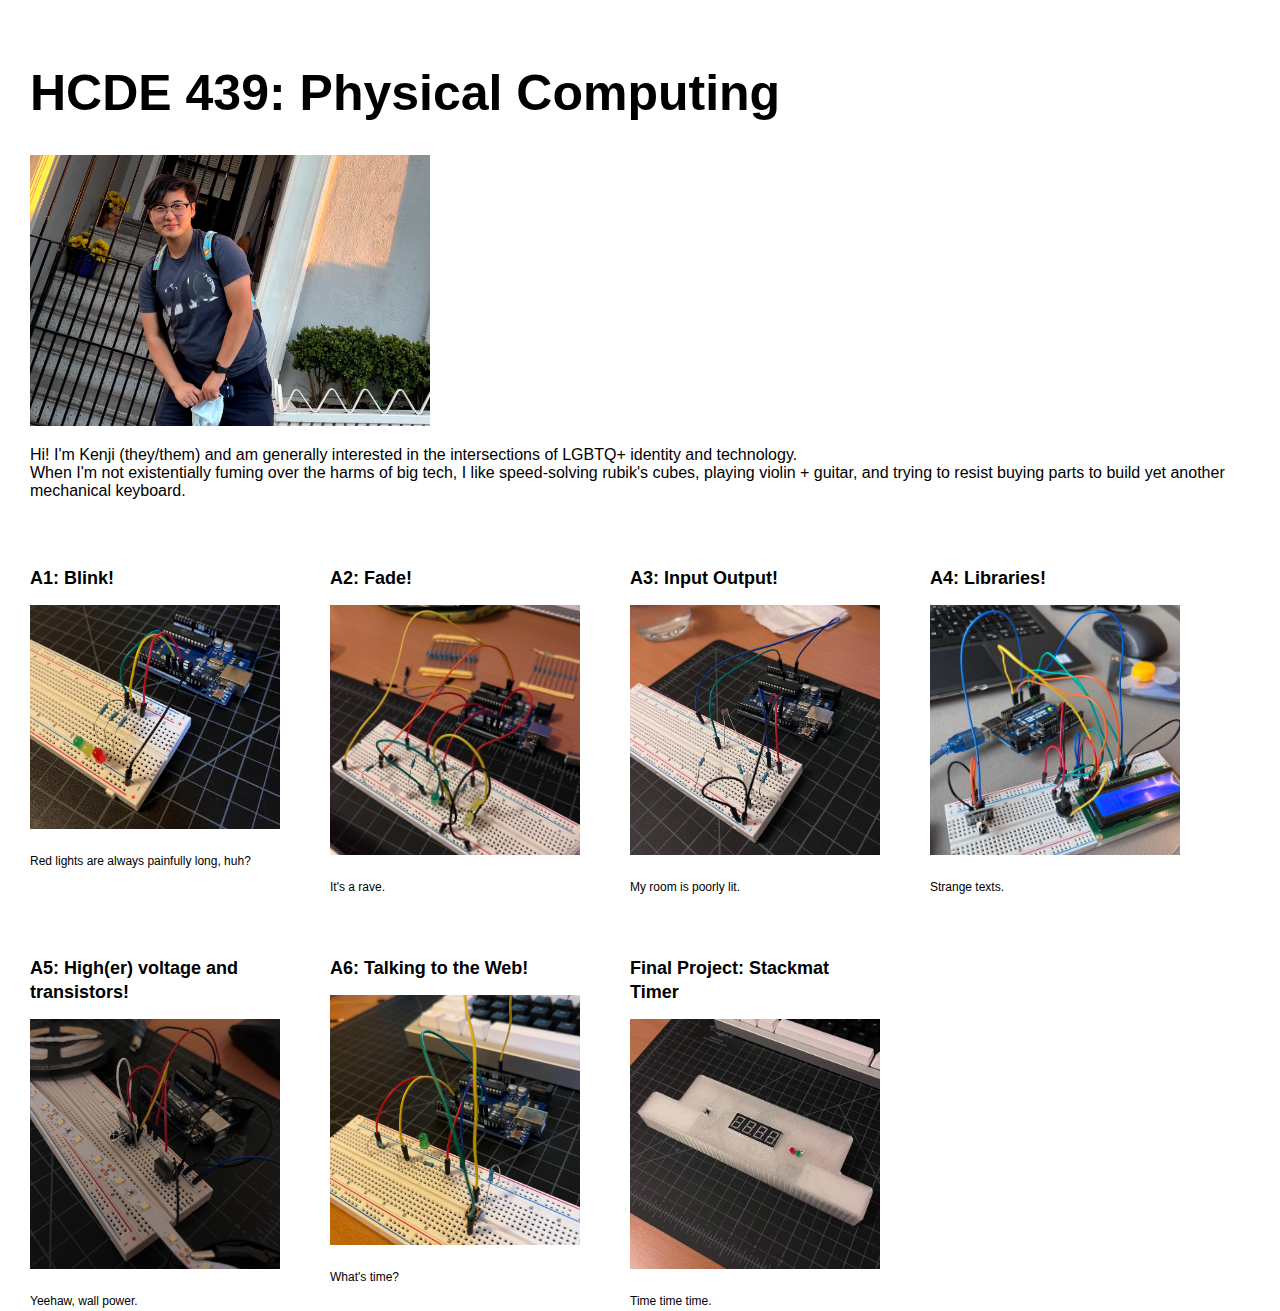
<file: index.html>
<!DOCTYPE html>
<html>
    <head>
        <meta charset="utf-8">
        <meta name="viewport" content="width=device-width, maximum-scale=1.0" />

        <title>HCDE 439: Physical Computing</title>

        <link href="style.css" media="screen" rel="stylesheet" type="text/css" />

    </head>
    <body>

      <div class="header">
          <h1>HCDE 439: Physical Computing</h1>
          <p>
          <img src="me.PNG" width=400></a>
          </p>
          <p>
          Hi! I'm Kenji (they/them) and am generally interested in the intersections of LGBTQ+ identity and technology. <br>
          When I'm not existentially fuming over the harms of big tech, I like speed-solving rubik's cubes, playing violin + guitar,
          and trying to resist buying parts to build yet another mechanical keyboard.
          </p>
      </div>
      <div class="assignments">

        <div class="assignment">
          <a href="assignment1.html"><h2>A1: Blink!</h2>
              <img src="a1/circuit.jpg" width=250></a>
            <p>
          	   Red lights are always painfully long, huh?
            </p>
        </div>

        <div class="assignment">
          <a href="assignment2.html"><h2>A2: Fade!</h2>
              <img src="a2/circuit.jpg" width=250></a>
            <p>
              It's a rave.
            </p>
        </div>

        <div class="assignment">
          <a href="assignment3.html"><h2>A3: Input Output!</h2>
            <img src="a3/circuit.jpg" width=250></a>
          <p>
            My room is poorly lit.
          </p>
        </div>

        <div class="assignment">
          <a href="assignment4.html"><h2>A4: Libraries!</h2>
            <img src="a4/circuit.jpg" width=250></a>
          <p>
            Strange texts.
          </p>
        </div>

        <div class="assignment">
          <a href="assignment5.html"><h2>A5: High(er) voltage and transistors!</h2>
            <img src="a5/circuit.jpg" width=250></a>
          <p>
            Yeehaw, wall power.
          </p>
        </div>

        <div class="assignment">
          <a href="assignment6.html"><h2>A6: Talking to the Web!</h2>
            <img src="a6/circuit.jpg" width=250></a>
          <p>
            What's time?
          </p>
        </div>
        <div class="assignment">
          <a href="final_project.html"><h2>Final Project: Stackmat Timer</h2>
            <img src="final/angle.jpg" width=250></a>
          <p>
            Time time time.
          </p>
        </div>
    </div>
  </body>
</html>
</file>
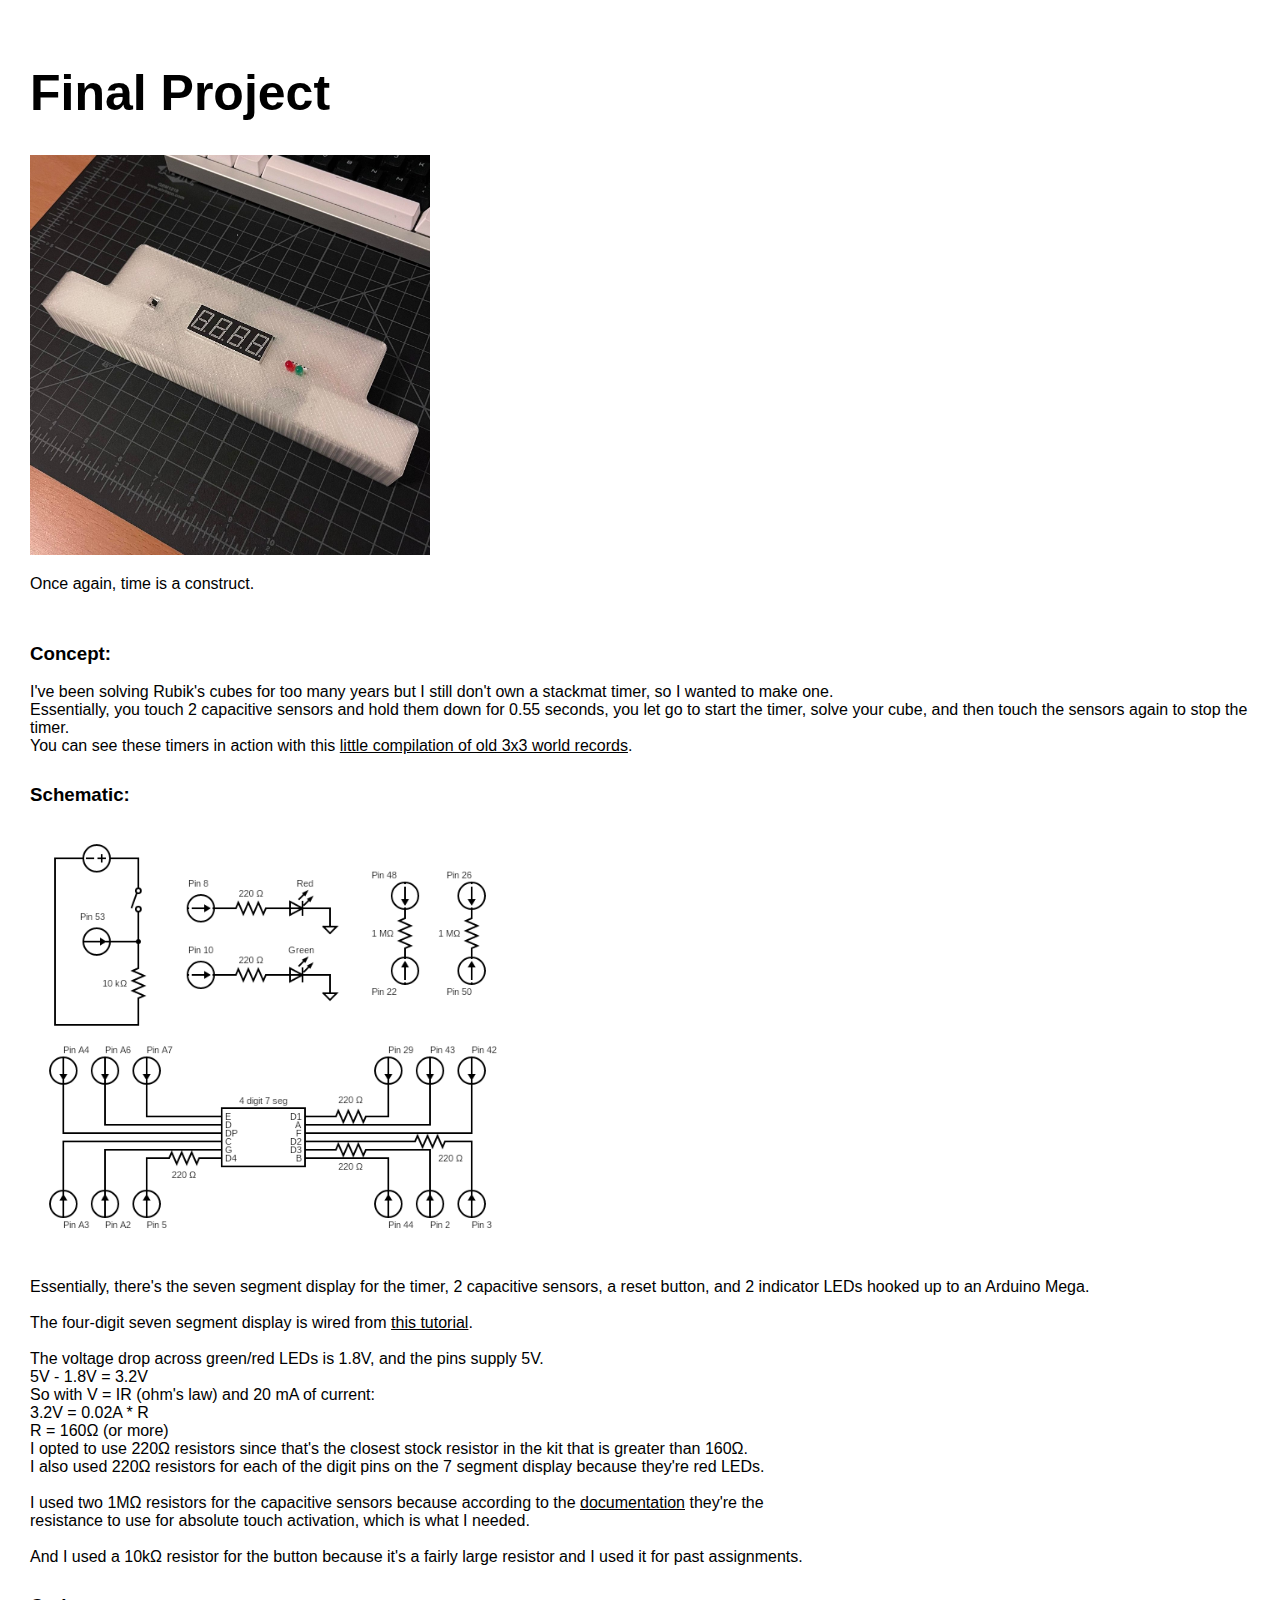
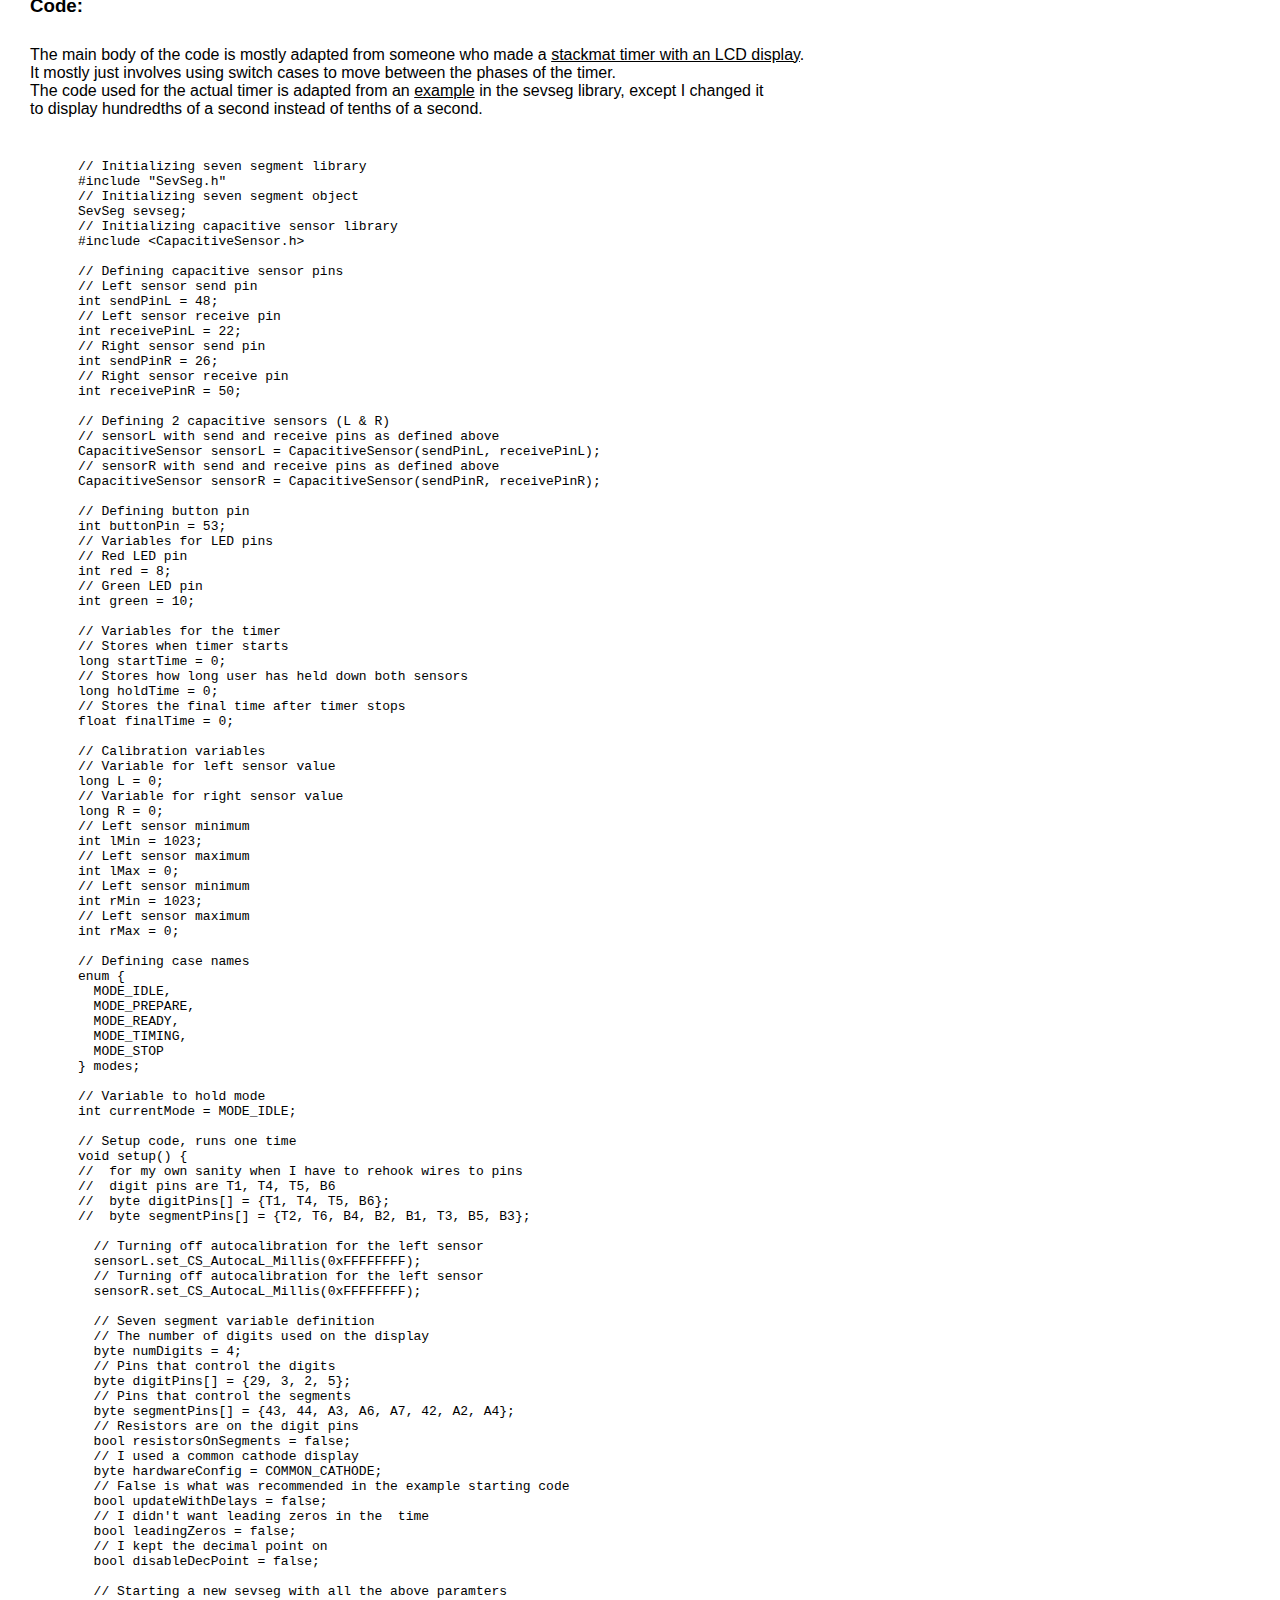
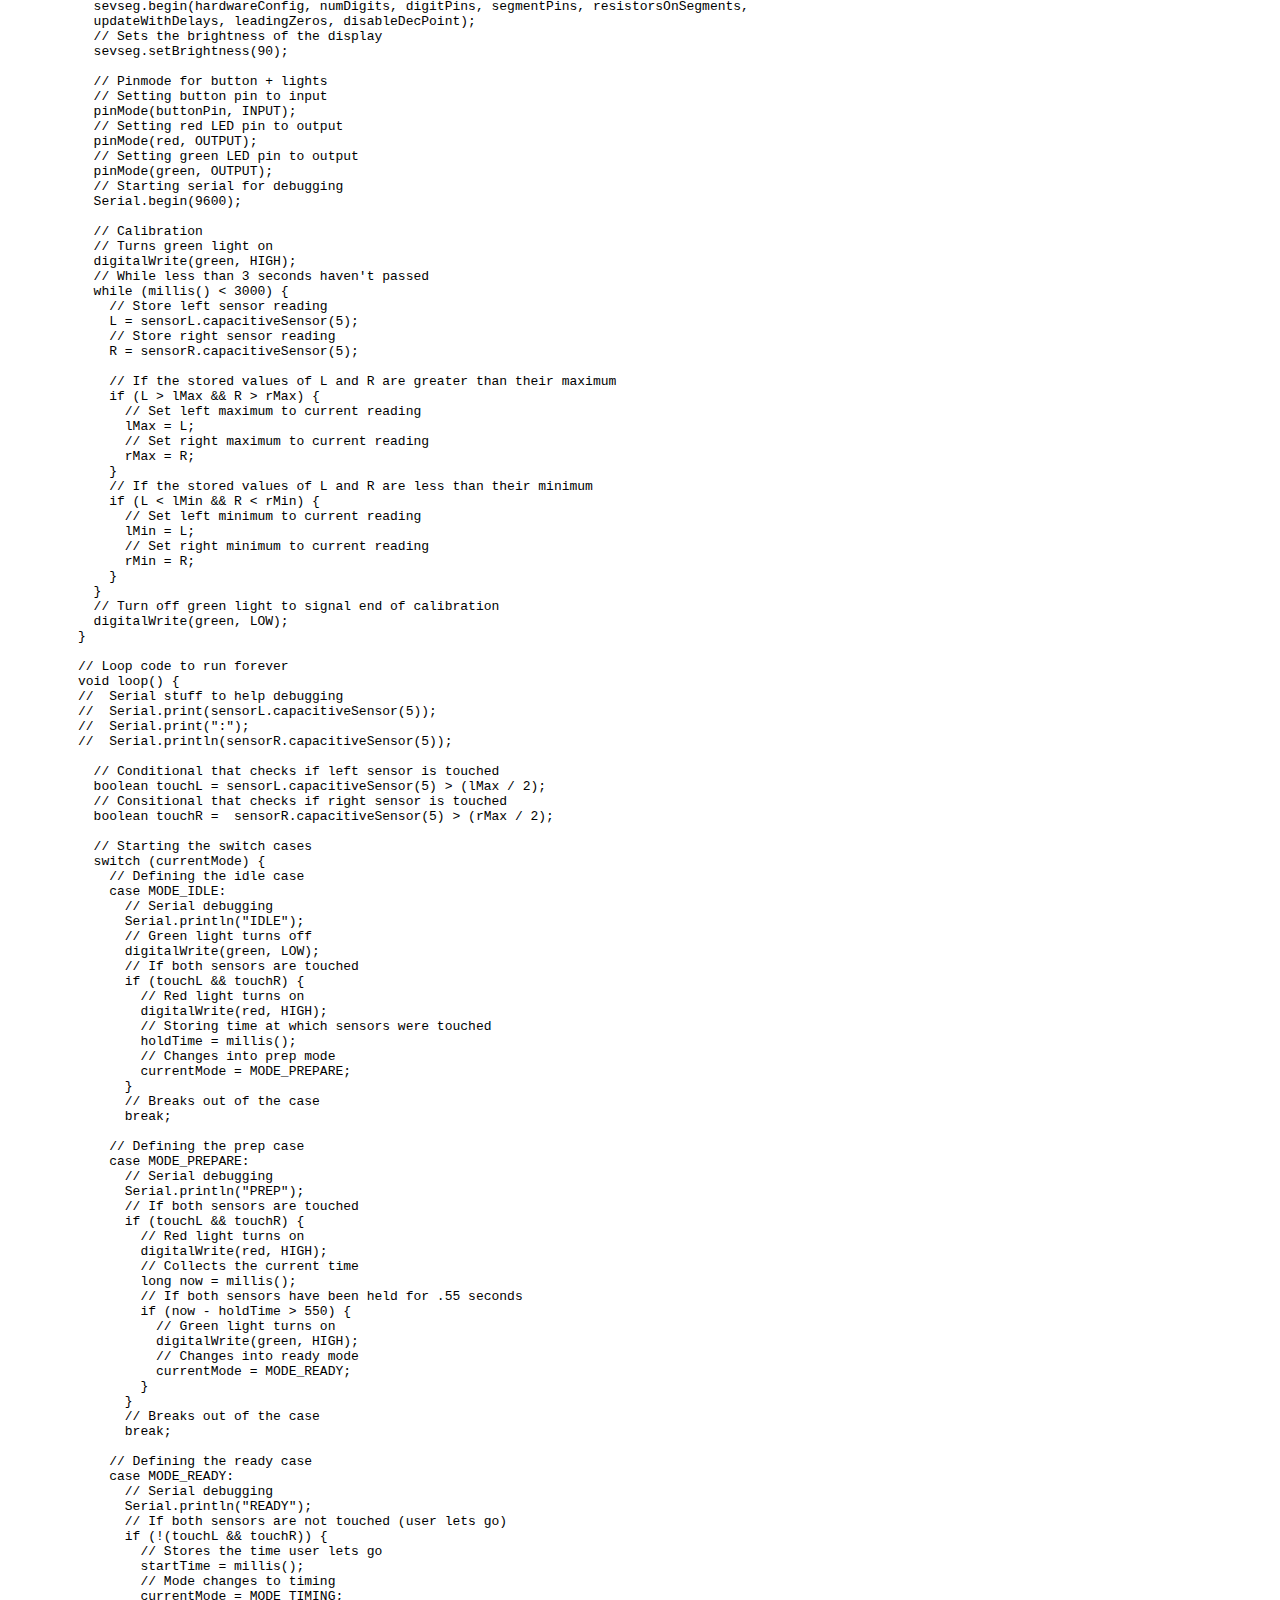
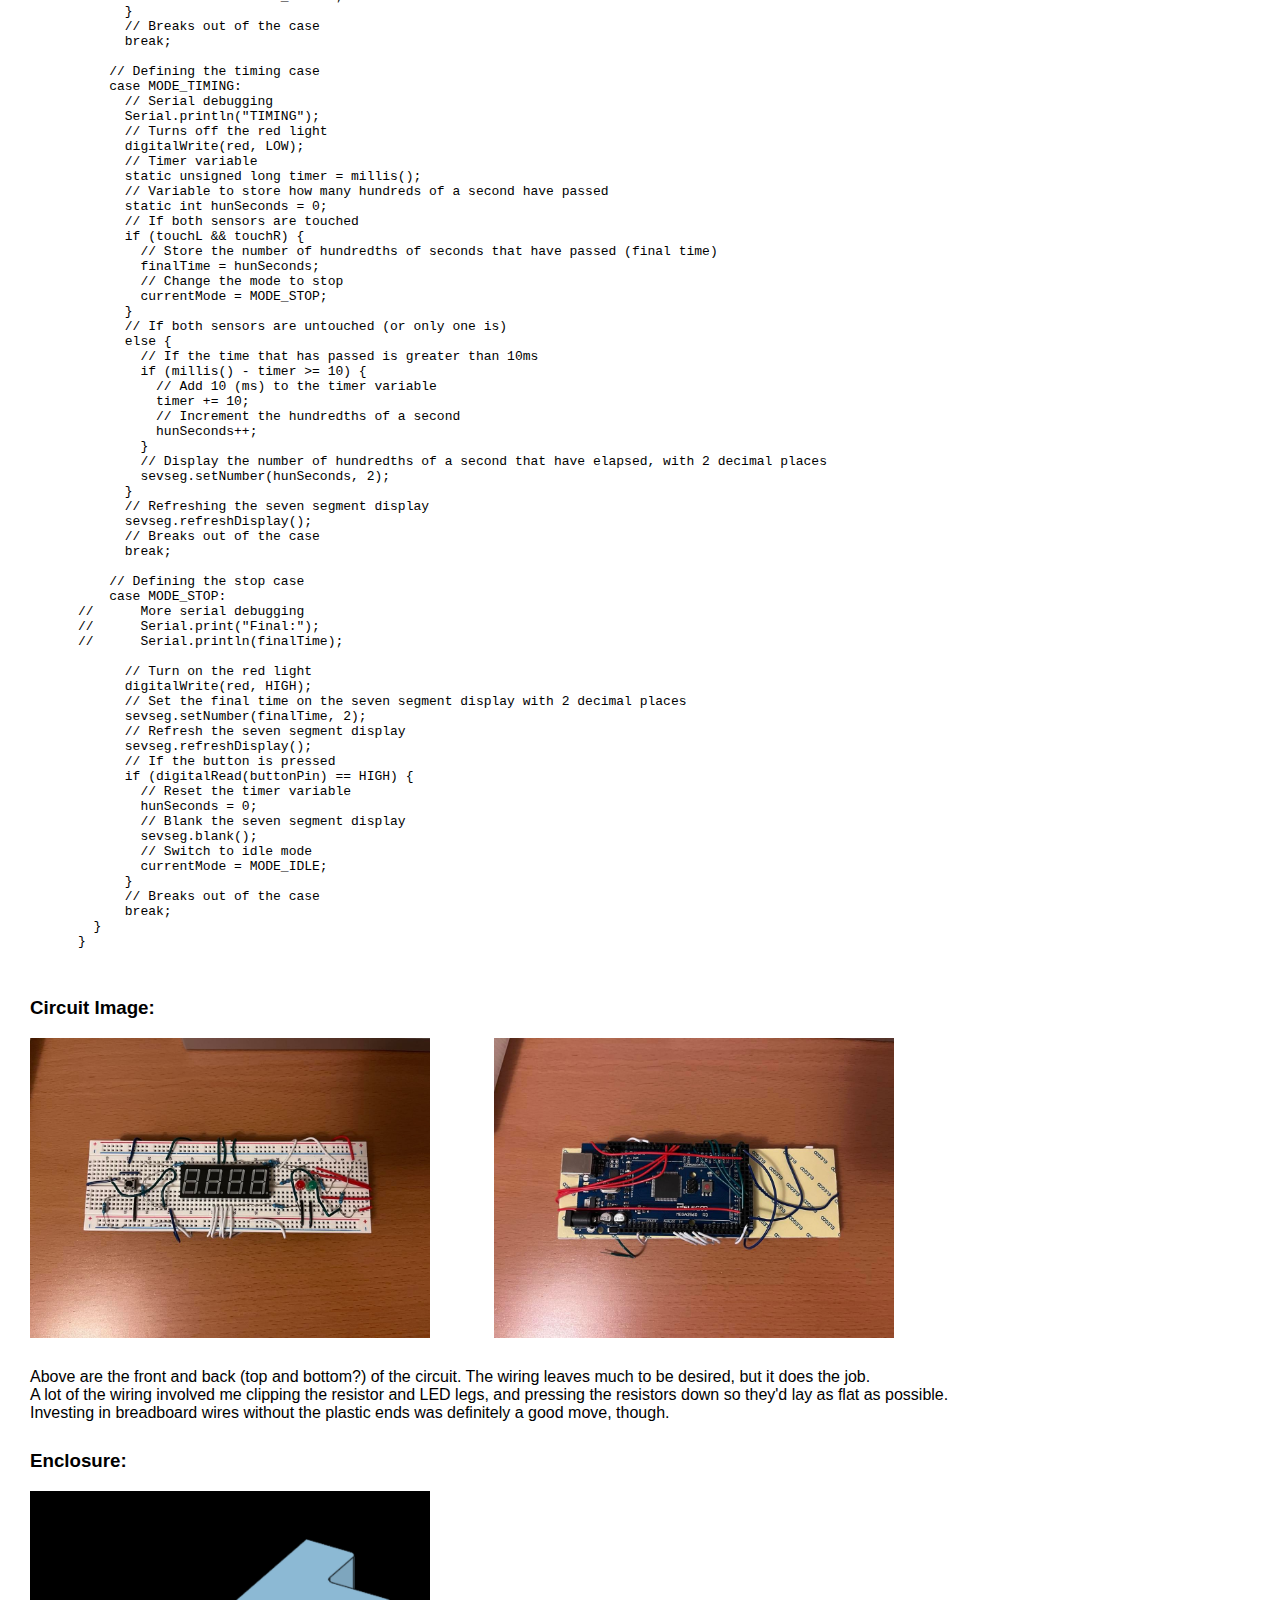
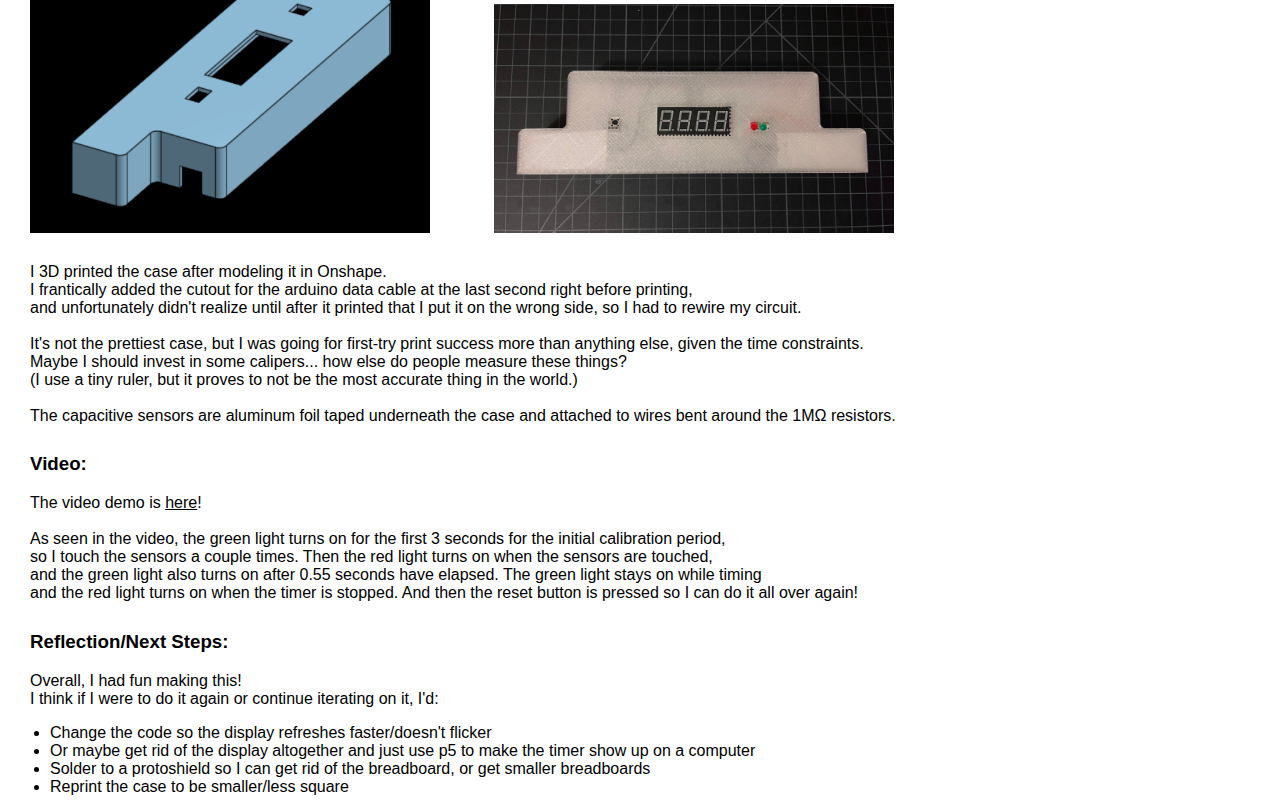
<file: final project.html>
<!DOCTYPE html>
<html>
    <head>
        <meta charset="utf-8">
        <meta name="viewport" content="width=device-width, maximum-scale=1.0" />

        <title>Final Project</title>

        <link href="style.css" media="screen" rel="stylesheet" type="text/css" />

    </head>
    <body>
      <div class="header">
          <h1>Final Project</h1>
          <p>
          <img src="final/angle.jpg" width=400></a>
          </p>
          <p>
          Once again, time is a construct.
          </p>
      </div>

      <h3>
        Concept:
      </h3>
      <p style="padding: 0px 30px 10px">
        I've been solving Rubik's cubes for too many years but I still don't own a stackmat timer, so I wanted to make one.<br>
        Essentially, you touch 2 capacitive sensors and hold them down for 0.55 seconds, you let go to start the timer, solve your cube, and then touch the sensors again to stop the timer.<br>
        You can see these timers in action with this <a href="https://www.youtube.com/watch?v=9stVl92b0-U" target="_blank">little compilation of old 3x3 world records</a>.
      </p>

      <h3>
        Schematic:
      </h3>
      <a style="padding: 30px"><img src="final/schematic.png" width=500></a>
      <p style="padding: 0px 30px 10px">
        Essentially, there's the seven segment display for the timer, 2 capacitive sensors, a reset button, and 2 indicator LEDs hooked up to an Arduino Mega.<br>
        <br>
        The four-digit seven segment display is wired from <a href="https://www.instructables.com/Using-a-4-digit-7-segment-display-with-arduino/" target="_blank">this tutorial</a>.<br>

        <br>
        The voltage drop across green/red LEDs is 1.8V, and the pins supply 5V. <br>
        5V - 1.8V =  3.2V <br>
        So with V = IR (ohm's law) and 20 mA of current:<br>
        3.2V = 0.02A * R <br>
        R = 160Ω (or more) <br>
        I opted to use 220Ω resistors since that's the closest
        stock resistor in the kit that is greater than 160Ω.<br>
        I also used 220Ω resistors for each of the digit pins on the 7 segment display because they're red LEDs.<br>
        <br>
        I used two 1MΩ resistors for the capacitive sensors because according to the <a href="https://playground.arduino.cc/Main/CapacitiveSensor/" target="_blank">documentation</a> they're the <br>
        resistance to use for absolute touch activation, which is what I needed.<br>
        <br>
        And I used a 10kΩ resistor for the button because it's a fairly large resistor and I used it for past assignments.
      </p>

      <h3>
        Code:
      </h3>
      <p style="padding: 10px 30px 10px">
        The main body of the code is mostly adapted from someone who made a <a href="https://www.instructables.com/Arduino-powered-Timer-for-Cup-Stacking/"> stackmat timer with an LCD display</a>.<br>
        It mostly just involves using switch cases to move between the phases of the timer.<br>
        The code used for the actual timer is adapted from an <a href="https://github.com/DeanIsMe/SevSeg/blob/master/examples/SevSeg_Counter/SevSeg_Counter.ino">example</a> in the sevseg library, except I changed it <br>
        to display hundredths of a second instead of tenths of a second.
      </p>
      <pre>
        <code>
          // Initializing seven segment library
          #include "SevSeg.h"
          // Initializing seven segment object
          SevSeg sevseg;
          // Initializing capacitive sensor library
          #include &lt;CapacitiveSensor.h&gt;

          // Defining capacitive sensor pins
          // Left sensor send pin
          int sendPinL = 48;
          // Left sensor receive pin
          int receivePinL = 22;
          // Right sensor send pin
          int sendPinR = 26;
          // Right sensor receive pin
          int receivePinR = 50;

          // Defining 2 capacitive sensors (L & R)
          // sensorL with send and receive pins as defined above
          CapacitiveSensor sensorL = CapacitiveSensor(sendPinL, receivePinL);
          // sensorR with send and receive pins as defined above
          CapacitiveSensor sensorR = CapacitiveSensor(sendPinR, receivePinR);

          // Defining button pin
          int buttonPin = 53;
          // Variables for LED pins
          // Red LED pin
          int red = 8;
          // Green LED pin
          int green = 10;

          // Variables for the timer
          // Stores when timer starts
          long startTime = 0;
          // Stores how long user has held down both sensors
          long holdTime = 0;
          // Stores the final time after timer stops
          float finalTime = 0;

          // Calibration variables
          // Variable for left sensor value
          long L = 0;
          // Variable for right sensor value
          long R = 0;
          // Left sensor minimum
          int lMin = 1023;
          // Left sensor maximum
          int lMax = 0;
          // Left sensor minimum
          int rMin = 1023;
          // Left sensor maximum
          int rMax = 0;

          // Defining case names
          enum {
            MODE_IDLE,
            MODE_PREPARE,
            MODE_READY,
            MODE_TIMING,
            MODE_STOP
          } modes;

          // Variable to hold mode
          int currentMode = MODE_IDLE;

          // Setup code, runs one time
          void setup() {
          //  for my own sanity when I have to rehook wires to pins
          //  digit pins are T1, T4, T5, B6
          //  byte digitPins[] = {T1, T4, T5, B6};
          //  byte segmentPins[] = {T2, T6, B4, B2, B1, T3, B5, B3};

            // Turning off autocalibration for the left sensor
            sensorL.set_CS_AutocaL_Millis(0xFFFFFFFF);
            // Turning off autocalibration for the left sensor
            sensorR.set_CS_AutocaL_Millis(0xFFFFFFFF);

            // Seven segment variable definition
            // The number of digits used on the display
            byte numDigits = 4;
            // Pins that control the digits
            byte digitPins[] = {29, 3, 2, 5};
            // Pins that control the segments
            byte segmentPins[] = {43, 44, A3, A6, A7, 42, A2, A4};
            // Resistors are on the digit pins
            bool resistorsOnSegments = false;
            // I used a common cathode display
            byte hardwareConfig = COMMON_CATHODE;
            // False is what was recommended in the example starting code
            bool updateWithDelays = false;
            // I didn't want leading zeros in the  time
            bool leadingZeros = false;
            // I kept the decimal point on
            bool disableDecPoint = false;

            // Starting a new sevseg with all the above paramters
            sevseg.begin(hardwareConfig, numDigits, digitPins, segmentPins, resistorsOnSegments,
            updateWithDelays, leadingZeros, disableDecPoint);
            // Sets the brightness of the display
            sevseg.setBrightness(90);

            // Pinmode for button + lights
            // Setting button pin to input
            pinMode(buttonPin, INPUT);
            // Setting red LED pin to output
            pinMode(red, OUTPUT);
            // Setting green LED pin to output
            pinMode(green, OUTPUT);
            // Starting serial for debugging
            Serial.begin(9600);

            // Calibration
            // Turns green light on
            digitalWrite(green, HIGH);
            // While less than 3 seconds haven't passed
            while (millis() < 3000) {
              // Store left sensor reading
              L = sensorL.capacitiveSensor(5);
              // Store right sensor reading
              R = sensorR.capacitiveSensor(5);

              // If the stored values of L and R are greater than their maximum
              if (L > lMax && R > rMax) {
                // Set left maximum to current reading
                lMax = L;
                // Set right maximum to current reading
                rMax = R;
              }
              // If the stored values of L and R are less than their minimum
              if (L < lMin && R < rMin) {
                // Set left minimum to current reading
                lMin = L;
                // Set right minimum to current reading
                rMin = R;
              }
            }
            // Turn off green light to signal end of calibration
            digitalWrite(green, LOW);
          }

          // Loop code to run forever
          void loop() {
          //  Serial stuff to help debugging
          //  Serial.print(sensorL.capacitiveSensor(5));
          //  Serial.print(":");
          //  Serial.println(sensorR.capacitiveSensor(5));

            // Conditional that checks if left sensor is touched
            boolean touchL = sensorL.capacitiveSensor(5) > (lMax / 2);
            // Consitional that checks if right sensor is touched
            boolean touchR =  sensorR.capacitiveSensor(5) > (rMax / 2);

            // Starting the switch cases
            switch (currentMode) {
              // Defining the idle case
              case MODE_IDLE:
                // Serial debugging
                Serial.println("IDLE");
                // Green light turns off
                digitalWrite(green, LOW);
                // If both sensors are touched
                if (touchL && touchR) {
                  // Red light turns on
                  digitalWrite(red, HIGH);
                  // Storing time at which sensors were touched
                  holdTime = millis();
                  // Changes into prep mode
                  currentMode = MODE_PREPARE;
                }
                // Breaks out of the case
                break;

              // Defining the prep case
              case MODE_PREPARE:
                // Serial debugging
                Serial.println("PREP");
                // If both sensors are touched
                if (touchL && touchR) {
                  // Red light turns on
                  digitalWrite(red, HIGH);
                  // Collects the current time
                  long now = millis();
                  // If both sensors have been held for .55 seconds
                  if (now - holdTime > 550) {
                    // Green light turns on
                    digitalWrite(green, HIGH);
                    // Changes into ready mode
                    currentMode = MODE_READY;
                  }
                }
                // Breaks out of the case
                break;

              // Defining the ready case
              case MODE_READY:
                // Serial debugging
                Serial.println("READY");
                // If both sensors are not touched (user lets go)
                if (!(touchL && touchR)) {
                  // Stores the time user lets go
                  startTime = millis();
                  // Mode changes to timing
                  currentMode = MODE_TIMING;
                }
                // Breaks out of the case
                break;

              // Defining the timing case
              case MODE_TIMING:
                // Serial debugging
                Serial.println("TIMING");
                // Turns off the red light
                digitalWrite(red, LOW);
                // Timer variable
                static unsigned long timer = millis();
                // Variable to store how many hundreds of a second have passed
                static int hunSeconds = 0;
                // If both sensors are touched
                if (touchL && touchR) {
                  // Store the number of hundredths of seconds that have passed (final time)
                  finalTime = hunSeconds;
                  // Change the mode to stop
                  currentMode = MODE_STOP;
                }
                // If both sensors are untouched (or only one is)
                else {
                  // If the time that has passed is greater than 10ms
                  if (millis() - timer >= 10) {
                    // Add 10 (ms) to the timer variable
                    timer += 10;
                    // Increment the hundredths of a second
                    hunSeconds++;
                  }
                  // Display the number of hundredths of a second that have elapsed, with 2 decimal places
                  sevseg.setNumber(hunSeconds, 2);
                }
                // Refreshing the seven segment display
                sevseg.refreshDisplay();
                // Breaks out of the case
                break;

              // Defining the stop case
              case MODE_STOP:
          //      More serial debugging
          //      Serial.print("Final:");
          //      Serial.println(finalTime);

                // Turn on the red light
                digitalWrite(red, HIGH);
                // Set the final time on the seven segment display with 2 decimal places
                sevseg.setNumber(finalTime, 2);
                // Refresh the seven segment display
                sevseg.refreshDisplay();
                // If the button is pressed
                if (digitalRead(buttonPin) == HIGH) {
                  // Reset the timer variable
                  hunSeconds = 0;
                  // Blank the seven segment display
                  sevseg.blank();
                  // Switch to idle mode
                  currentMode = MODE_IDLE;
                }
                // Breaks out of the case
                break;
            }
          }
        </code>
      </pre>

      <h3>
        Circuit Image:
      </h3>
      <a style="padding: 10px 30px 10px"><img src="final/topdown1.jpg" width=400></a>
      <a style="padding: 10px 30px 10px"><img src="final/topdown2.jpg" width=400></a>
      <p style="padding: 10px 30px 10px">
        Above are the front and back (top and bottom?) of the circuit. The wiring leaves much to be desired, but it does the job.<br>
        A lot of the wiring involved me clipping the resistor and LED legs, and pressing the resistors down so they'd lay as flat as possible.<br>
        Investing in breadboard wires without the plastic ends was definitely a good move, though.
      </p>

      <h3>
        Enclosure:
      </h3>
      <a style="padding: 10px 30px 10px"><img src="final/case.png" width=400></a>
      <a style="padding: 10px 30px 10px"><img src="final/down.jpg" width=400></a>
      <p style="padding: 10px 30px 10px">
        I 3D printed the case after modeling it in Onshape.<br>
        I frantically added the cutout for the arduino data cable at the last second right before printing,<br>
        and unfortunately didn't realize until after it printed that I put it on the wrong side, so I had to rewire my circuit. <br>
        <br>
        It's not the prettiest case, but I was going for first-try print success more than anything else, given the time constraints.<br>
        Maybe I should invest in some calipers... how else do people measure these things?<br>
        (I use a tiny ruler, but it proves to not be the most accurate thing in the world.)<br>
        <br>
        The capacitive sensors are aluminum foil taped underneath the case and attached to wires bent around the 1MΩ resistors.
      </p>

      <h3>
        Video:
      </h3>
      <p style="padding: 0px 30px 10px">
        The video demo is <a href="https://drive.google.com/file/d/1zvV5b3oW56rZlCV97sVPoEqPAILlRuDU/view?usp=sharing" target="_blank">here</a>!<br>
        <br>
        As seen in the video, the green light turns on for the first 3 seconds for the initial calibration period, <br>
        so I touch the sensors a couple times. Then the red light turns on when the sensors are touched, <br>
        and the green light also turns on after 0.55 seconds have elapsed. The green light stays on while timing <br>
        and the red light turns on when the timer is stopped. And then the reset button is pressed so I can do it all over again!
      </p>

      <h3>
        Reflection/Next Steps:
      </h3>
      <p style="padding: 0px 30px 0px">
        Overall, I had fun making this! <br>
        I think if I were to do it again or continue iterating on it, I'd:<br>
        <ul style="padding: 0px 50px 0px">
          <li>Change the code so the display refreshes faster/doesn't flicker</li>
          <li>Or maybe get rid of the display altogether and just use p5 to make the timer show up on a computer</li>
          <li>Solder to a protoshield so I can get rid of the breadboard, or get smaller breadboards</li>
          <li>Reprint the case to be smaller/less square</li>
        </ul>

      </p>
  </body>
</html>
</file>
<file: style.css>
html, body {
  padding: 0 0 0 0;
  margin: 0;
  font-family: 'Montserrat', 'arial', 'sans';
}

h1,h2,h3,h4 {
  font-family: 'Montserrat', 'arial', 'sans';
  }

h3 {
  padding: 0px 30px 0px;
}

a {
  color: #000;
}

.header {
  background: #fff;
  color: #000;
  height: auto;
  padding: 30px 30px 15px;
}

.header h1 {
  font-size: 50px;
  }

.assignment {
  font-size: 12px;
  line-height: 24px;
  font-family: 'Montserrat', 'arial', 'sans';
  padding: 20px 20px 20px 30px;
  width: 250px;
  height: 350px;
  overflow: hidden;
  float: left;
}

.assignment:hover { overflow:auto }

.assignment a {
    color: #000;
    text-decoration: none;
}

.assignment a:hover {
  background: #94dadb;
  color: #94dadb;
  text-decoration: none;
}

.footer {
    width: 1100px;
    float: left;
    padding: 300px 0px 30px 30px;
}

.widebody {
    width: 800px;
    padding: 0px 30px 30px 30px;
}

.widebody a {
}

.widebody a:hover {
  background: #F06;
  color: #FFF;
  text-decoration: none;
}
</file>
